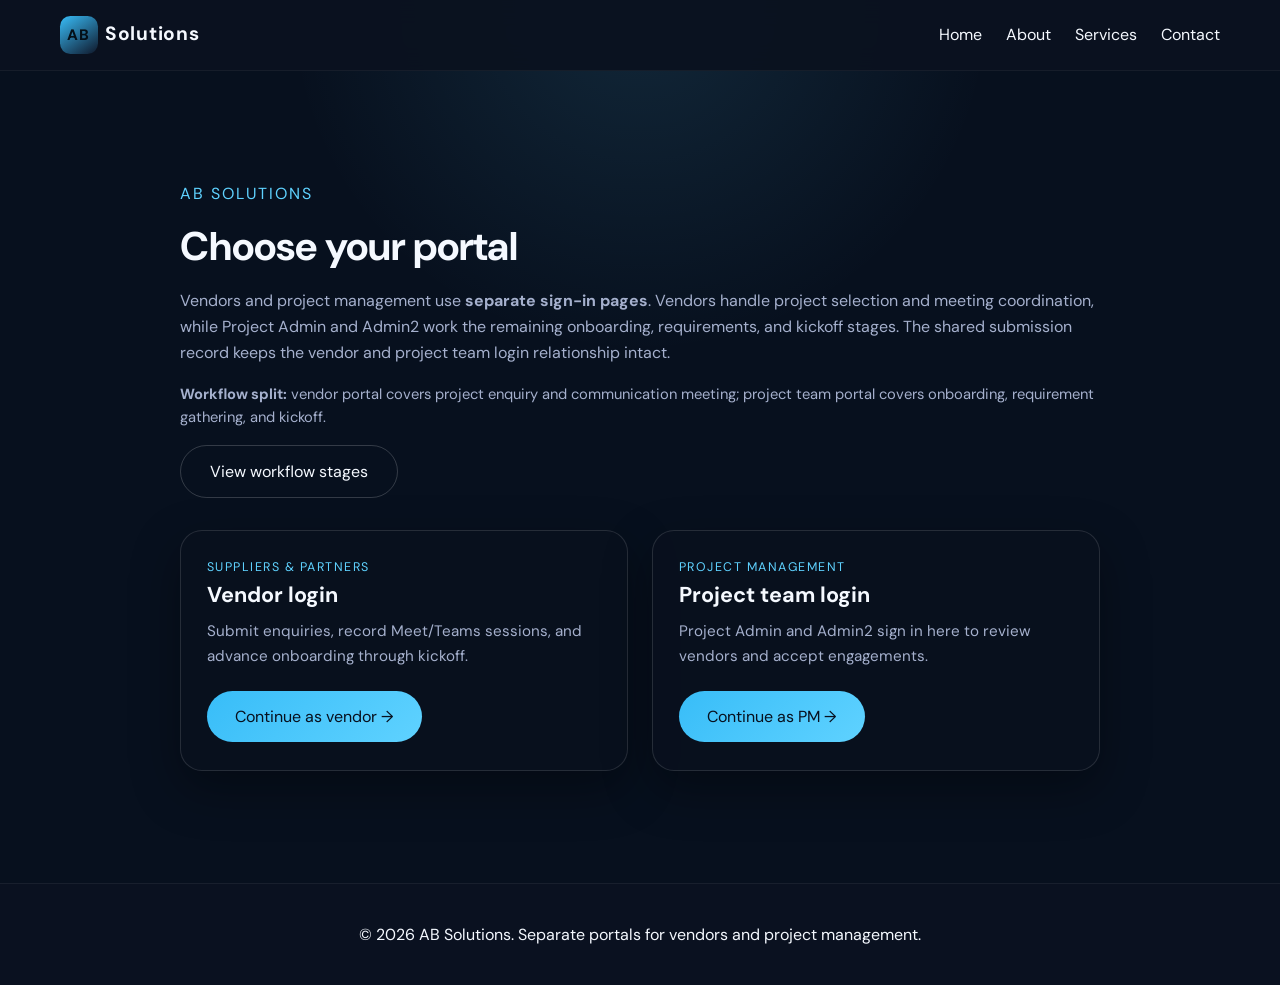
<file: entire_project/login.html>
<!DOCTYPE html>
<html lang="en">
<head>
  <meta charset="UTF-8" />
  <meta name="viewport" content="width=device-width, initial-scale=1.0" />
  <title>Login | AB Solutions</title>
  <link rel="preconnect" href="https://fonts.googleapis.com" />
  <link rel="preconnect" href="https://fonts.gstatic.com" crossorigin />
  <link href="https://fonts.googleapis.com/css2?family=DM+Sans:ital,opsz,wght@0,9..40,400;0,9..40,600;0,9..40,700&display=swap" rel="stylesheet" />
  <link rel="stylesheet" href="styles.css" />
</head>
<body class="page-login page-portal-hub">
  <header class="site-header">
    <div class="container header-inner">
      <a href="index.html" class="brand brand-lockup">
        <span class="brand-mark" aria-hidden="true">AB</span>
        <span class="brand-word">Solutions</span>
      </a>
      <button class="menu-toggle" id="menuToggle" type="button" aria-label="Toggle navigation">☰</button>
      <nav class="nav" id="mainNav">
        <a href="index.html#home">Home</a>
        <a href="index.html#about">About</a>
        <a href="index.html#services">Services</a>
        <a href="index.html#contact">Contact</a>
      </nav>
    </div>
  </header>

  <main>
    <section class="login-section">
      <div class="container portal-hub">
        <div class="portal-hub-intro">
          <p class="eyebrow">AB Solutions</p>
          <h1>Choose your portal</h1>
          <p class="muted">Vendors and project management use <strong>separate sign-in pages</strong>. Vendors handle project selection and meeting coordination, while Project Admin and Admin2 work the remaining onboarding, requirements, and kickoff stages. The shared submission record keeps the vendor and project team login relationship intact.</p>
          <p class="muted task-chain-inline"><strong>Workflow split:</strong> vendor portal covers project enquiry and communication meeting; project team portal covers onboarding, requirement gathering, and kickoff.</p>
          <button type="button" class="btn btn-ghost" id="workflowDialogOpen">View workflow stages</button>
          <dialog id="workflowDialog" class="workflow-dialog">
            <div class="dialog-header">
              <h3>Workflow stages</h3>
              <button type="button" class="dialog-close" data-close aria-label="Close dialog">×</button>
            </div>
            <div class="dialog-body">
              <p>All stages are connected to the vendor–project pairing and the shared login relationship.</p>
              <ol>
                <li>Vendor enquiry</li>
                <li>Vendor meeting &amp; notes (Google Meet or Microsoft Teams)</li>
                <li>Vendor onboarding</li>
                <li>Project onboarding</li>
                <li>Requirement gathering</li>
                <li>Project kickoff</li>
              </ol>
            </div>
            <div class="dialog-actions">
              <button type="button" class="btn btn-primary" data-close>Close</button>
            </div>
          </dialog>
        </div>
        <div class="portal-hub-cards">
          <a class="portal-hub-card" href="vendor-login.html">
            <span class="portal-hub-card-kicker">Suppliers &amp; partners</span>
            <h2>Vendor login</h2>
            <p>Submit enquiries, record Meet/Teams sessions, and advance onboarding through kickoff.</p>
            <span class="btn btn-primary portal-hub-fake-btn">Continue as vendor →</span>
          </a>
          <a class="portal-hub-card" href="pm-login.html">
            <span class="portal-hub-card-kicker">Project management</span>
            <h2>Project team login</h2>
            <p>Project Admin and Admin2 sign in here to review vendors and accept engagements.</p>
            <span class="btn btn-primary portal-hub-fake-btn">Continue as PM →</span>
          </a>
        </div>
      </div>
    </section>
  </main>

  <footer class="site-footer">
    <div class="container footer-inner">
      <p>© 2026 AB Solutions. Separate portals for vendors and project management.</p>
    </div>
  </footer>

  <script>
    document.getElementById("menuToggle")?.addEventListener("click", () => {
      document.getElementById("mainNav")?.classList.toggle("open");
    });
  </script>
  <script src="workflow-dialog.js"></script>
</body>
</html>
</file>
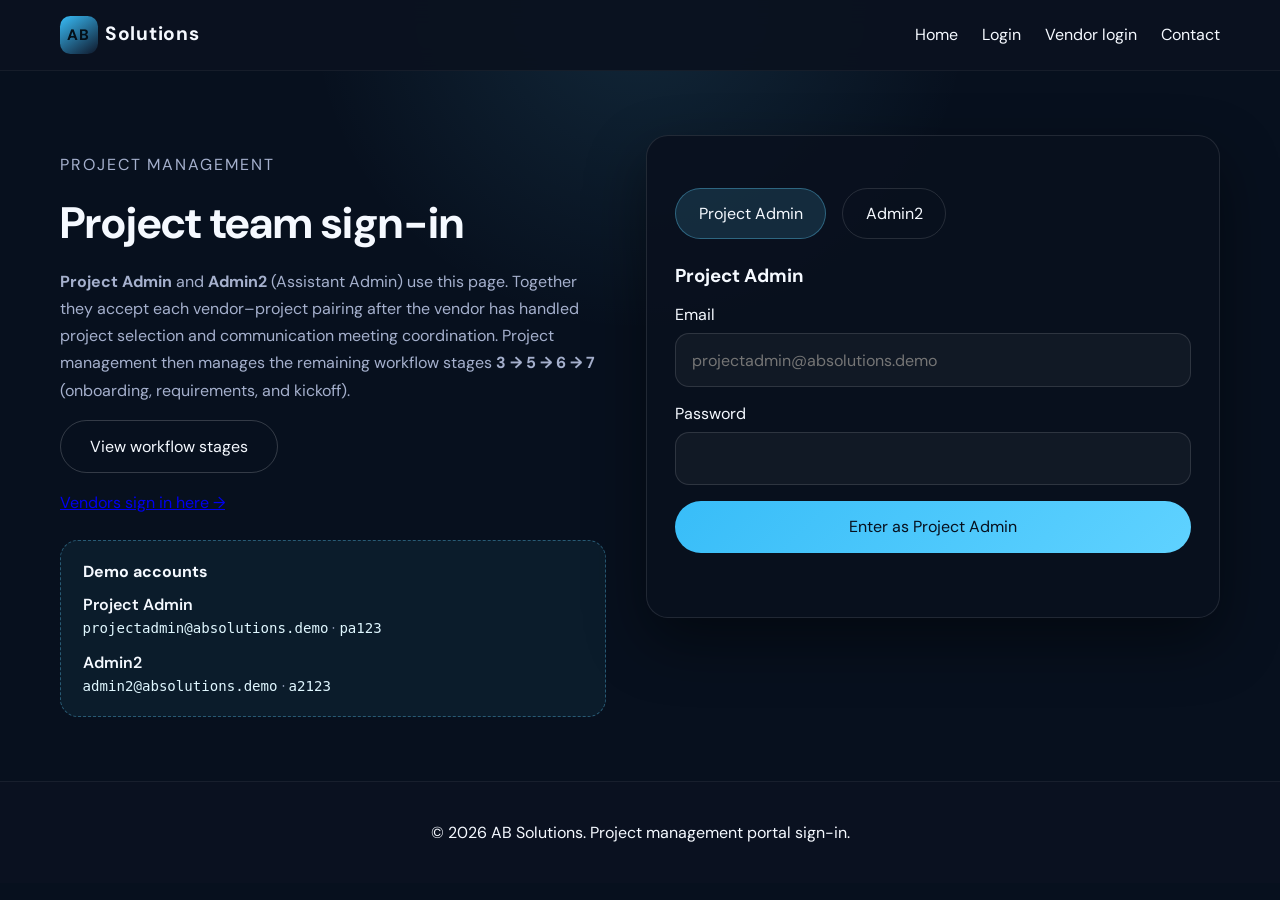
<file: entire_project/pm-login.html>
<!DOCTYPE html>
<html lang="en">
<head>
  <meta charset="UTF-8" />
  <meta name="viewport" content="width=device-width, initial-scale=1.0" />
  <title>Project management login | AB Solutions</title>
  <link rel="preconnect" href="https://fonts.googleapis.com" />
  <link rel="preconnect" href="https://fonts.gstatic.com" crossorigin />
  <link href="https://fonts.googleapis.com/css2?family=DM+Sans:ital,opsz,wght@0,9..40,400;0,9..40,600;0,9..40,700&display=swap" rel="stylesheet" />
  <link rel="stylesheet" href="styles.css" />
</head>
<body class="page-login page-pm-login">
  <header class="site-header">
    <div class="container header-inner">
      <a href="index.html" class="brand brand-lockup">
        <span class="brand-mark" aria-hidden="true">AB</span>
        <span class="brand-word">Solutions</span>
      </a>
      <button class="menu-toggle" id="menuToggle" type="button" aria-label="Toggle navigation">☰</button>
      <nav class="nav" id="mainNav">
        <a href="index.html#home">Home</a>
        <a href="login.html">Login</a>
        <a href="vendor-login.html">Vendor login</a>
        <a href="index.html#contact">Contact</a>
      </nav>
    </div>
  </header>

  <main>
    <section class="login-section">
      <div class="container login-wrap">
        <div class="login-intro">
          <p class="eyebrow">Project management</p>
          <h2>Project team sign-in</h2>
          <p class="muted"><strong>Project Admin</strong> and <strong>Admin2</strong> (Assistant Admin) use this page. Together they accept each vendor–project pairing after the vendor has handled project selection and communication meeting coordination. Project management then manages the remaining workflow stages <strong>3 → 5 → 6 → 7</strong> (onboarding, requirements, and kickoff).</p>
          <button type="button" class="btn btn-ghost" id="workflowDialogOpen">View workflow stages</button>
          <dialog id="workflowDialog" class="workflow-dialog">
            <div class="dialog-header">
              <h3>Workflow stages</h3>
              <button type="button" class="dialog-close" data-close aria-label="Close dialog">×</button>
            </div>
            <div class="dialog-body">
              <p>All stages are connected to the vendor–project pairing and the shared login relationship.</p>
              <ol>
                <li>Vendor enquiry</li>
                <li>Vendor meeting &amp; notes (Google Meet or Microsoft Teams)</li>
                <li>Vendor onboarding</li>
                <li>Project onboarding</li>
                <li>Requirement gathering</li>
                <li>Project kickoff</li>
              </ol>
            </div>
            <div class="dialog-actions">
              <button type="button" class="btn btn-primary" data-close>Close</button>
            </div>
          </dialog>
          <p class="muted"><a href="vendor-login.html">Vendors sign in here →</a></p>
          <div class="credential-panel" aria-label="Demo project management accounts">
            <h3 class="credential-title">Demo accounts</h3>
            <dl class="credential-list">
              <div><dt>Project Admin</dt><dd><code>projectadmin@absolutions.demo</code> · <code>pa123</code></dd></div>
              <div><dt>Admin2</dt><dd><code>admin2@absolutions.demo</code> · <code>a2123</code></dd></div>
            </dl>
          </div>
        </div>
        <div class="login-card">
          <div class="login-tabs" role="tablist">
            <button class="tab-button active" type="button" data-target="pmTabPa" role="tab" aria-selected="true">Project Admin</button>
            <button class="tab-button" type="button" data-target="pmTabA2" role="tab" aria-selected="false">Admin2</button>
          </div>
          <div class="tab-panels">
            <div class="tab-panel active" id="pmTabPa" role="tabpanel">
              <h3 class="panel-heading">Project Admin</h3>
              <form class="login-form" id="pmFormPa" data-role="projectAdmin">
                <label>Email<input name="email" type="email" autocomplete="username" placeholder="projectadmin@absolutions.demo" required /></label>
                <label>Password<input name="password" type="password" autocomplete="current-password" required /></label>
                <button type="submit" class="btn btn-primary">Enter as Project Admin</button>
              </form>
            </div>
            <div class="tab-panel" id="pmTabA2" role="tabpanel">
              <h3 class="panel-heading">Admin2 (Assistant Admin)</h3>
              <form class="login-form" id="pmFormA2" data-role="admin2">
                <label>Email<input name="email" type="email" autocomplete="username" placeholder="admin2@absolutions.demo" required /></label>
                <label>Password<input name="password" type="password" autocomplete="current-password" required /></label>
                <button type="submit" class="btn btn-primary">Enter as Admin2</button>
              </form>
            </div>
          </div>
          <p class="login-error" id="pmLoginError" role="alert"></p>
        </div>
      </div>
    </section>
  </main>

  <footer class="site-footer">
    <div class="container footer-inner">
      <p>© 2026 AB Solutions. Project management portal sign-in.</p>
    </div>
  </footer>

  <script src="auth-shared.js"></script>
  <script src="pm-login.js"></script>
  <script src="workflow-dialog.js"></script>
</body>
</html>
</file>
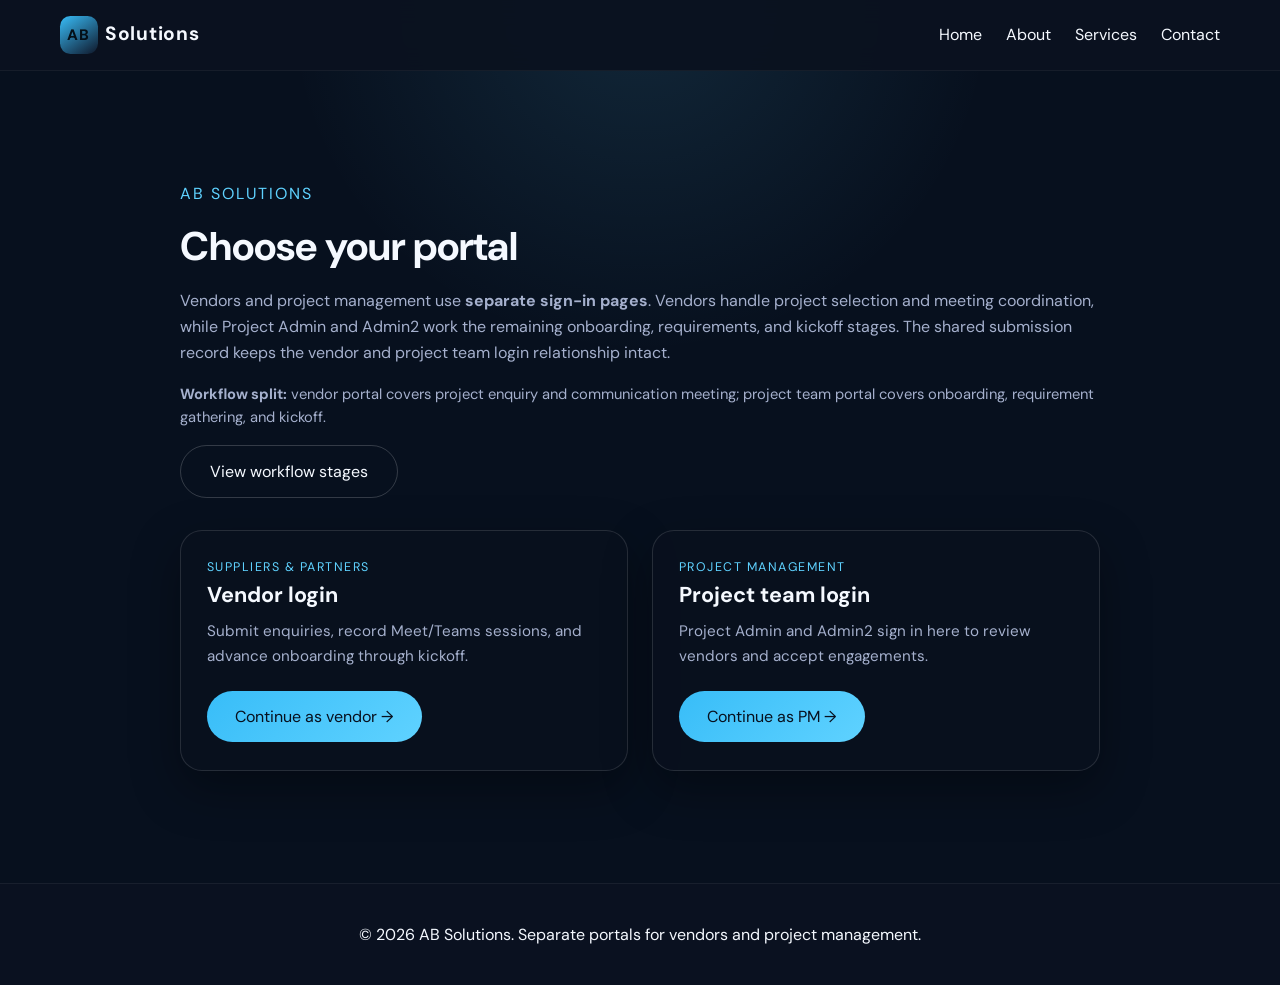
<file: entire_project/tasks.html>
<!DOCTYPE html>
<html lang="en">
<head>
  <meta charset="UTF-8" />
  <meta name="viewport" content="width=device-width, initial-scale=1.0" />
  <title>Workspace | AB Solutions</title>
  <link rel="preconnect" href="https://fonts.googleapis.com" />
  <link rel="preconnect" href="https://fonts.gstatic.com" crossorigin />
  <link href="https://fonts.googleapis.com/css2?family=DM+Sans:ital,opsz,wght@0,9..40,400;0,9..40,600;0,9..40,700&display=swap" rel="stylesheet" />
  <link rel="stylesheet" href="styles.css" />
</head>
<body class="page-tasks">
  <header class="site-header">
    <div class="container header-inner">
      <a href="index.html" class="brand brand-lockup">
        <span class="brand-mark" aria-hidden="true">AB</span>
        <span class="brand-word">Solutions</span>
      </a>
      <div class="header-meta">
        <span class="role-pill" id="rolePill">Role</span>
        <button type="button" class="btn btn-ghost btn-small" id="logoutBtn">Log out</button>
      </div>
      <button class="menu-toggle" id="menuToggle" type="button" aria-label="Toggle navigation">☰</button>
      <nav class="nav" id="mainNav">
        <a href="index.html#home">Marketing site</a>
        <a href="login.html">Login</a>
      </nav>
    </div>
  </header>

  <main class="portal-main">
    <div class="container portal-layout" id="portalRoot">
      <p class="portal-loading" id="portalLoading">Loading workspace…</p>
    </div>
  </main>

  <footer class="site-footer">
    <div class="container footer-inner">
      <p>© 2026 AB Solutions. Vendor, Project Admin, and Admin2 collaboration workspace.</p>
    </div>
  </footer>

  <script src="portal.js"></script>
</body>
</html>
</file>
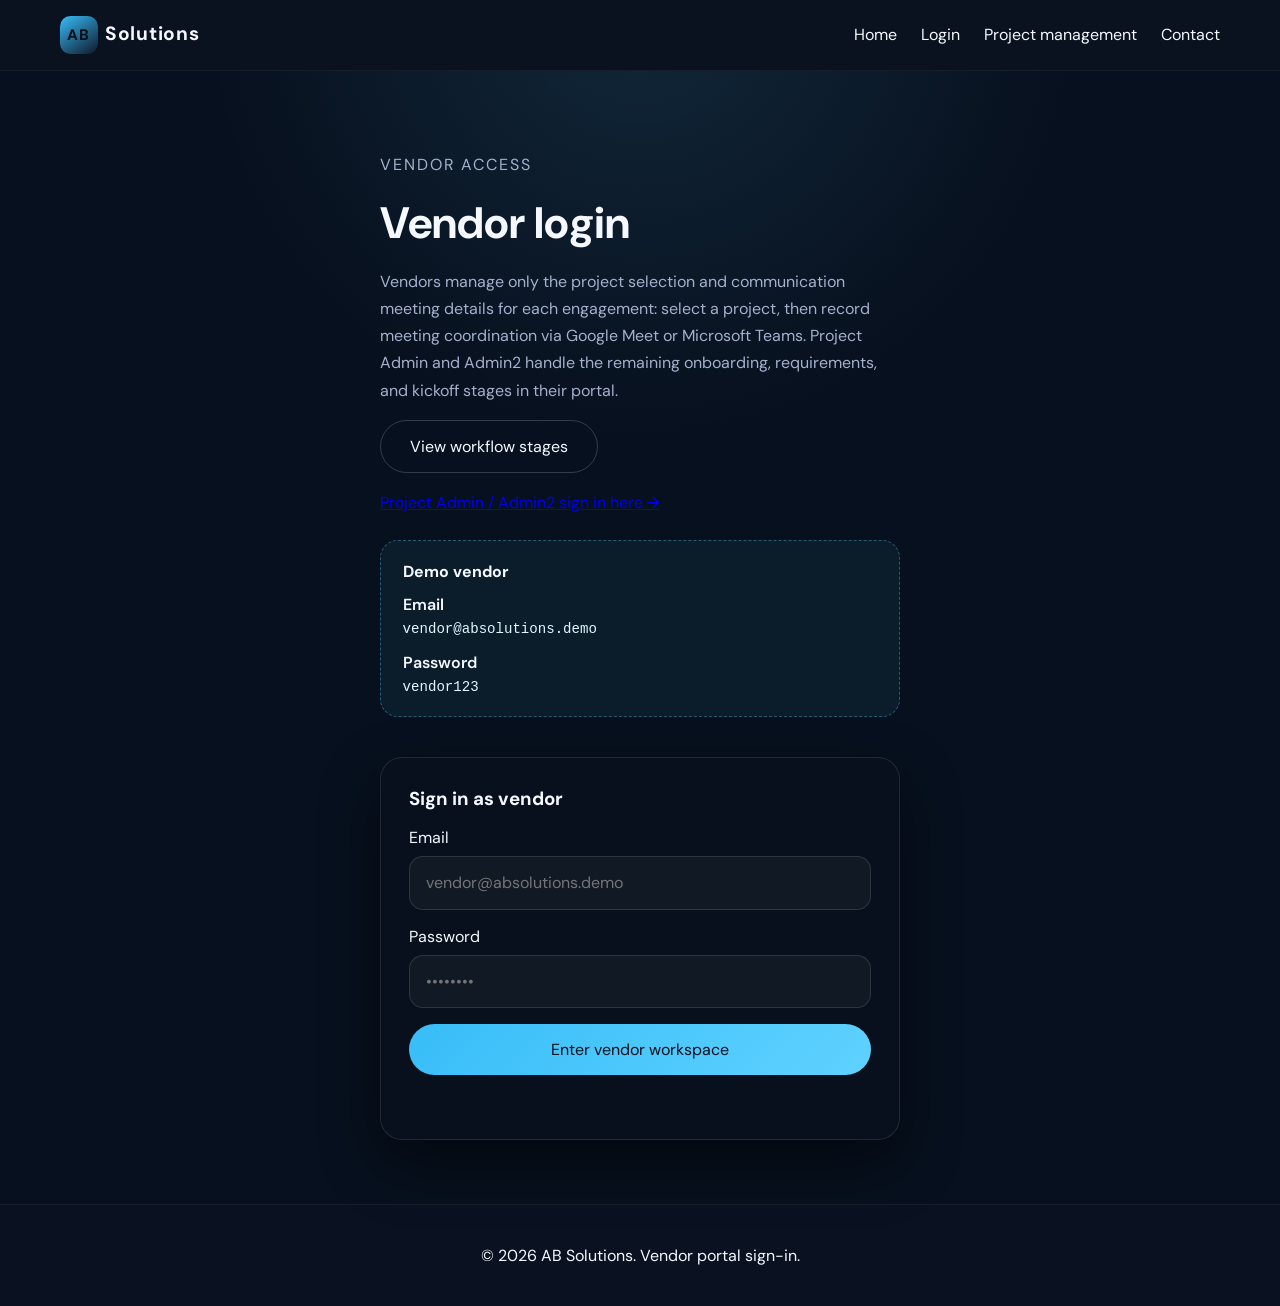
<file: entire_project/vendor-login.html>
<!DOCTYPE html>
<html lang="en">
<head>
  <meta charset="UTF-8" />
  <meta name="viewport" content="width=device-width, initial-scale=1.0" />
  <title>Vendor login | AB Solutions</title>
  <link rel="preconnect" href="https://fonts.googleapis.com" />
  <link rel="preconnect" href="https://fonts.gstatic.com" crossorigin />
  <link href="https://fonts.googleapis.com/css2?family=DM+Sans:ital,opsz,wght@0,9..40,400;0,9..40,600;0,9..40,700&display=swap" rel="stylesheet" />
  <link rel="stylesheet" href="styles.css" />
</head>
<body class="page-login page-vendor-login">
  <header class="site-header">
    <div class="container header-inner">
      <a href="index.html" class="brand brand-lockup">
        <span class="brand-mark" aria-hidden="true">AB</span>
        <span class="brand-word">Solutions</span>
      </a>
      <button class="menu-toggle" id="menuToggle" type="button" aria-label="Toggle navigation">☰</button>
      <nav class="nav" id="mainNav">
        <a href="index.html#home">Home</a>
        <a href="login.html">Login</a>
        <a href="pm-login.html">Project management</a>
        <a href="index.html#contact">Contact</a>
      </nav>
    </div>
  </header>

  <main>
    <section class="login-section">
      <div class="container login-wrap login-wrap-single">
        <div class="login-intro">
          <p class="eyebrow">Vendor access</p>
          <h2>Vendor login</h2>
          <p class="muted">Vendors manage only the project selection and communication meeting details for each engagement: select a project, then record meeting coordination via Google Meet or Microsoft Teams. Project Admin and Admin2 handle the remaining onboarding, requirements, and kickoff stages in their portal.</p>
          <button type="button" class="btn btn-ghost" id="workflowDialogOpen">View workflow stages</button>
          <dialog id="workflowDialog" class="workflow-dialog">
            <div class="dialog-header">
              <h3>Vendor workflow</h3>
              <button type="button" class="dialog-close" data-close aria-label="Close dialog">×</button>
            </div>
            <div class="dialog-body">
              <p>Vendor login covers the initial engagement stages. Project Admin and Admin2 continue with the rest of the workflow.</p>
              <ol>
                <li>Vendor enquiry / project selection</li>
                <li>Communication meeting &amp; notes (Google Meet or Microsoft Teams)</li>
              </ol>
            </div>
            <div class="dialog-actions">
              <button type="button" class="btn btn-primary" data-close>Close</button>
            </div>
          </dialog>
          <p class="muted"><a href="pm-login.html">Project Admin / Admin2 sign in here →</a></p>
          <div class="credential-panel" aria-label="Demo vendor account">
            <h3 class="credential-title">Demo vendor</h3>
            <dl class="credential-list">
              <div><dt>Email</dt><dd><code>vendor@absolutions.demo</code></dd></div>
              <div><dt>Password</dt><dd><code>vendor123</code></dd></div>
            </dl>
          </div>
        </div>
        <div class="login-card">
          <h3 class="panel-heading">Sign in as vendor</h3>
          <form class="login-form" id="vendorLoginForm">
            <label>Email<input name="email" type="email" autocomplete="username" placeholder="vendor@absolutions.demo" required /></label>
            <label>Password<input name="password" type="password" autocomplete="current-password" placeholder="••••••••" required /></label>
            <button type="submit" class="btn btn-primary">Enter vendor workspace</button>
          </form>
          <p class="login-error" id="loginError" role="alert"></p>
        </div>
      </div>
    </section>
  </main>

  <footer class="site-footer">
    <div class="container footer-inner">
      <p>© 2026 AB Solutions. Vendor portal sign-in.</p>
    </div>
  </footer>

  <script src="auth-shared.js"></script>
  <script src="vendor-login.js"></script>
  <script src="workflow-dialog.js"></script>
</body>
</html>
</file>
<file: entire_project/styles.css>
:root {
  --bg: #0b1220;
  --surface: #111a2b;
  --surface-alt: #16223f;
  --text: #f5f9ff;
  --muted: #a5b0cd;
  --accent: #5fd2ff;
  --accent-strong: #38bdf8;
  --border: rgba(255, 255, 255, 0.08);
}

* {
  box-sizing: border-box;
}

body {
  margin: 0;
  font-family: "DM Sans", system-ui, sans-serif;
  background: radial-gradient(circle at top, rgba(95, 210, 255, 0.12), transparent 30%), #07101e;
  color: var(--text);
  min-height: 100vh;
}

img {
  max-width: 100%;
  display: block;
  border-radius: 18px;
}

button,
input,
textarea {
  font: inherit;
}

.container {
  width: min(1160px, calc(100% - 2rem));
  margin: 0 auto;
}

.hidden-section {
  display: none !important;
}

.hero-image img {
  transition: transform 0.3s ease;
}

.hero-image:hover img {
  transform: scale(1.02) rotate(0.4deg);
}

.site-header {
  position: sticky;
  top: 0;
  background: rgba(11, 18, 32, 0.96);
  backdrop-filter: blur(12px);
  border-bottom: 1px solid rgba(255, 255, 255, 0.05);
  z-index: 50;
}

.header-inner {
  display: flex;
  align-items: center;
  justify-content: space-between;
  gap: 1rem;
  padding: 1rem 0;
}

.brand {
  color: var(--text);
  font-weight: 700;
  text-decoration: none;
  font-size: 1.2rem;
}

.nav {
  display: flex;
  align-items: center;
  gap: 1.5rem;
}

.nav a {
  color: var(--text);
  text-decoration: none;
  transition: color 0.2s ease;
}

.nav a:hover {
  color: var(--accent);
}

.menu-toggle {
  display: none;
  background: none;
  border: none;
  color: var(--text);
  font-size: 1.5rem;
}

.hero {
  padding: 5rem 0 3rem;
  transform-style: preserve-3d;
  transition: transform 0.25s ease;
}

.hero-grid {
  display: grid;
  grid-template-columns: 1.2fr 1fr;
  gap: 2rem;
  align-items: center;
}

.eyebrow {
  color: var(--accent);
  letter-spacing: 0.12em;
  text-transform: uppercase;
  margin-bottom: 1rem;
}

.hero-brand {
  position: relative;
  display: inline-flex;
  align-items: center;
  justify-content: center;
  margin-bottom: 1.5rem;
  width: fit-content;
}

.goo-blob {
  position: absolute;
  inset: -0.5rem -0.5rem 0 -0.5rem;
  width: 24rem;
  height: 9rem;
  border-radius: 60% 40% 70% 30% / 40% 60% 30% 70%;
  background: radial-gradient(circle at 25% 35%, rgba(95, 210, 255, 0.42), transparent 32%), radial-gradient(circle at 70% 60%, rgba(56, 189, 248, 0.24), transparent 35%);
  filter: blur(28px);
  z-index: -1;
  animation: gooMove 10s ease-in-out infinite alternate;
}

.brand-effect {
  margin: 0;
  font-size: clamp(3rem, 6vw, 5.5rem);
  letter-spacing: 0.12em;
  text-transform: uppercase;
  color: #e8fbff;
  text-shadow: 0 0 18px rgba(95, 210, 255, 0.5), 0 0 40px rgba(56, 189, 248, 0.24);
}

@keyframes gooMove {
  0% { transform: translate(0, 0) scale(1); }
  50% { transform: translate(12px, -8px) scale(1.05); }
  100% { transform: translate(-12px, 8px) scale(0.98); }
}

.hero-copy h1 {
  font-size: clamp(2.5rem, 5vw, 4rem);
  line-height: 1.05;
  margin: 0 0 1.5rem;
}

.hero-copy p {
  max-width: 34rem;
  line-height: 1.8;
  color: var(--muted);
  margin-bottom: 1.75rem;
}

.btn {
  display: inline-flex;
  align-items: center;
  justify-content: center;
  gap: 0.5rem;
  border: none;
  border-radius: 999px;
  padding: 0.95rem 1.8rem;
  cursor: pointer;
  color: var(--text);
  background: rgba(255, 255, 255, 0.08);
  transition: transform 0.2s ease, background 0.2s ease;
}

.btn:hover {
  transform: translateY(-1px);
  background: rgba(95, 210, 255, 0.18);
}

.btn-primary {
  background: linear-gradient(135deg, #38bdf8 0%, #5fd2ff 100%);
  color: #07101e;
}

.login-section,
.tasks-section,
.contact-section,
.images-section {
  padding: 4rem 0;
}

.login-section h2,
.tasks-section h2,
.contact-section h2 {
  margin: 0 0 0.75rem;
  font-size: clamp(2rem, 4vw, 2.75rem);
}

.login-tabs {
  display: flex;
  gap: 1rem;
  flex-wrap: wrap;
  margin: 1.5rem 0;
}

.tab-button {
  border: 1px solid rgba(255, 255, 255, 0.12);
  background: transparent;
  color: var(--text);
  padding: 0.9rem 1.4rem;
  border-radius: 999px;
  cursor: pointer;
}

.tab-button.active,
.tab-button:hover {
  background: rgba(95, 210, 255, 0.14);
  border-color: rgba(95, 210, 255, 0.35);
}

.tab-panel {
  display: none;
}

.tab-panel.active {
  display: block;
}

.login-form,
.contact-form {
  display: grid;
  gap: 1rem;
  margin-top: 1rem;
}

.login-form label,
.contact-form label {
  display: grid;
  gap: 0.5rem;
  color: var(--text);
}

.login-form input,
.contact-form input,
.contact-form textarea {
  width: 100%;
  border: 1px solid rgba(255, 255, 255, 0.12);
  border-radius: 14px;
  background: rgba(255, 255, 255, 0.04);
  color: var(--text);
  padding: 0.95rem 1rem;
}

.login-form input:focus,
.contact-form input:focus,
.contact-form textarea:focus {
  outline: 2px solid rgba(95, 210, 255, 0.45);
}

.services-section .container {
  position: relative;
  z-index: 1;
}

.section-header {
  max-width: 40rem;
  margin-bottom: 2rem;
}

.task-grid {
  display: grid;
  gap: 1.5rem;
  grid-template-columns: repeat(2, minmax(0, 1fr));
}

.task-card {
  background: rgba(255, 255, 255, 0.04);
  border: 1px solid rgba(255, 255, 255, 0.08);
  padding: 1.6rem;
  border-radius: 24px;
}

.task-card h3 {
  margin-top: 0;
}

.image-grid {
  display: grid;
  grid-template-columns: repeat(2, minmax(0, 1fr));
  gap: 1.5rem;
}

.image-card p {
  margin: 0.9rem 0 0;
  color: var(--muted);
}

.contact-grid {
  display: grid;
  grid-template-columns: 1fr 1fr;
  gap: 2rem;
}

.contact-info p {
  margin: 0.75rem 0;
}

.site-footer {
  padding: 1.5rem 0;
  border-top: 1px solid rgba(255, 255, 255, 0.06);
  background: rgba(11, 18, 32, 0.88);
}

.footer-inner {
  display: flex;
  justify-content: center;
}

@media (max-width: 760px) {
  .header-inner {
    flex-wrap: wrap;
  }

  .menu-toggle {
    display: block;
  }

  .nav {
    display: none;
    flex-direction: column;
    width: 100%;
    gap: 1rem;
    margin-top: 1rem;
    padding: 1rem 0;
    border-top: 1px solid rgba(255, 255, 255, 0.08);
  }

  .nav.open {
    display: flex;
  }

  .hero-copy h1 {
    font-size: clamp(2.2rem, 7vw, 3rem);
  }
}

.loader {
  position: fixed;
  inset: 0;
  z-index: 200;
  display: grid;
  place-items: center;
  background: radial-gradient(circle at 30% 20%, rgba(95, 210, 255, 0.2), transparent 45%), #050a12;
  transition: opacity 0.65s ease, visibility 0.65s ease;
}

.loader--done {
  opacity: 0;
  visibility: hidden;
  pointer-events: none;
}

.loader-inner {
  text-align: center;
  width: min(420px, 90vw);
}

.loader-logo {
  display: flex;
  flex-direction: column;
  align-items: center;
  gap: 0.35rem;
  margin-bottom: 1.75rem;
}

.loader-mark {
  font-size: clamp(3rem, 10vw, 4.5rem);
  font-weight: 800;
  letter-spacing: 0.28em;
  text-indent: 0.28em;
  background: linear-gradient(120deg, #e0f7ff, #5fd2ff);
  -webkit-background-clip: text;
  background-clip: text;
  color: transparent;
}

.loader-sub {
  font-size: 0.95rem;
  letter-spacing: 0.42em;
  text-transform: uppercase;
  color: var(--muted);
}

.loader-bar {
  height: 6px;
  border-radius: 999px;
  background: rgba(255, 255, 255, 0.08);
  overflow: hidden;
  margin-bottom: 1rem;
}

.loader-bar-fill {
  display: block;
  height: 100%;
  width: 0%;
  border-radius: inherit;
  background: linear-gradient(90deg, #38bdf8, #5fd2ff);
  transition: width 0.2s ease;
}

.loader-text {
  margin: 0;
  color: var(--muted);
  font-size: 0.95rem;
}

.brand-lockup {
  display: inline-flex;
  align-items: baseline;
  gap: 0.45rem;
}

.brand-mark {
  display: inline-grid;
  place-items: center;
  width: 2.35rem;
  height: 2.35rem;
  border-radius: 0.65rem;
  background: linear-gradient(145deg, #38bdf8, #0f172a);
  color: #041018;
  font-weight: 800;
  font-size: 0.95rem;
  letter-spacing: 0.06em;
}

.brand-word {
  font-weight: 700;
  letter-spacing: 0.04em;
}

.nav-highlight {
  padding: 0.45rem 1rem;
  border-radius: 999px;
  border: 1px solid rgba(95, 210, 255, 0.35);
  background: rgba(95, 210, 255, 0.08);
}

.hero-it {
  position: relative;
  overflow: hidden;
}

.hero-bg {
  position: absolute;
  inset: -20%;
  z-index: 0;
  background:
    url("https://images.unsplash.com/photo-1550751827-4bd374c3f58b?auto=format&fit=crop&w=1600&q=70") center/cover no-repeat,
    radial-gradient(circle at 20% 20%, rgba(95, 210, 255, 0.25), transparent 40%),
    #0a1628;
  opacity: 0.35;
  filter: saturate(1.1);
  transform: scale(1.05);
}

.hero-spotlight {
  position: absolute;
  inset: 0;
  z-index: 1;
  pointer-events: none;
  background: radial-gradient(
    circle min(72vw, 520px) at var(--spot-x, 50%) var(--spot-y, 42%),
    rgba(95, 210, 255, 0.22),
    rgba(56, 189, 248, 0.06) 38%,
    transparent 62%
  );
  mix-blend-mode: screen;
  opacity: 0.9;
}

.hero-it .container {
  position: relative;
  z-index: 2;
}

.hero-lead {
  max-width: 38rem;
  line-height: 1.75;
  color: var(--muted);
  margin: 0 0 1.5rem;
}

.hero-actions {
  display: flex;
  flex-wrap: wrap;
  gap: 0.75rem;
  margin-bottom: 1rem;
}

.hero-actions a.btn {
  transition: transform 0.2s ease;
  will-change: transform;
}

.btn-ghost {
  background: transparent;
  border: 1px solid rgba(255, 255, 255, 0.18);
}

.btn-small {
  padding: 0.55rem 1.1rem;
  font-size: 0.9rem;
}

.workflow-dialog {
  width: min(520px, 90vw);
  border: none;
  border-radius: 1.2rem;
  background: rgba(9, 18, 35, 0.98);
  box-shadow: 0 32px 90px rgba(0, 0, 0, 0.45);
  color: var(--text);
  padding: 0;
  min-height: 220px;
  max-height: 85vh;
  overflow: hidden;
}

.workflow-dialog::backdrop {
  background: rgba(0, 0, 0, 0.75);
}

.dialog-header,
.dialog-actions {
  display: flex;
  align-items: center;
  justify-content: space-between;
  gap: 1rem;
  padding: 1.3rem 1.5rem 0.85rem;
  color: var(--text);
}

.dialog-header h3 {
  margin: 0;
  font-size: 1.3rem;
  color: var(--text);
}

.dialog-close {
  border: none;
  background: transparent;
  color: var(--text);
  font-size: 1.5rem;
  line-height: 1;
  cursor: pointer;
}

.dialog-body {
  padding: 0 1.5rem 1.5rem;
  color: var(--text);
  line-height: 1.75;
}

.dialog-body p,
.dialog-body ol,
.dialog-body li {
  color: var(--text);
}

.dialog-body ol {
  margin: 1rem 0 0;
  padding-left: 1.2rem;
}

.dialog-body li {
  margin-bottom: 0.65rem;
}

.dialog-actions {
  padding: 0 1.5rem 1.5rem;
}

.hero-hint {
  font-size: 0.85rem;
  color: var(--muted);
  margin: 0;
}

.hero-panel {
  display: grid;
  gap: 1.25rem;
}

.about-section,
.services-section,
.gallery-section {
  position: relative;
  padding: 4.5rem 0;
}

.section-bg {
  position: absolute;
  inset: 0;
  opacity: 0.22;
  pointer-events: none;
}

.section-bg-1 {
  background: url("https://images.unsplash.com/photo-1518770660439-4636190af475?auto=format&fit=crop&w=1400&q=70") center/cover no-repeat;
  mask-image: linear-gradient(90deg, transparent, #000 18%, #000 82%, transparent);
}

.section-bg-2 {
  background: url("https://images.unsplash.com/photo-1522071820081-009f0129c71c?auto=format&fit=crop&w=1400&q=70") center/cover no-repeat;
  mask-image: linear-gradient(180deg, transparent, #000 25%, #000 75%, transparent);
}

.about-grid {
  position: relative;
  z-index: 1;
  display: grid;
  grid-template-columns: 1.2fr 0.8fr;
  gap: 2.5rem;
  align-items: start;
}

.about-grid h2 {
  margin-top: 0;
  font-size: clamp(1.9rem, 4vw, 2.6rem);
}

.about-stats {
  display: grid;
  gap: 1rem;
}

.stat-card {
  padding: 1.25rem 1.35rem;
  border-radius: 18px;
  border: 1px solid rgba(255, 255, 255, 0.08);
  background: rgba(255, 255, 255, 0.04);
}

.stat-card strong {
  display: block;
  font-size: 1.35rem;
  margin-bottom: 0.35rem;
}

.stat-card span {
  color: var(--muted);
  font-size: 0.95rem;
}

.services-grid {
  display: grid;
  grid-template-columns: repeat(3, minmax(0, 1fr));
  gap: 1.25rem;
}

.service-card {
  padding: 1.5rem;
  border-radius: 20px;
  border: 1px solid rgba(255, 255, 255, 0.08);
  background: rgba(8, 14, 26, 0.65);
}

.service-card h3 {
  margin-top: 0;
}

.gallery-scroll {
  display: grid;
  grid-template-columns: repeat(3, minmax(0, 1fr));
  gap: 1rem;
}

.gallery-item {
  margin: 0;
  border-radius: 18px;
  overflow: hidden;
  border: 1px solid rgba(255, 255, 255, 0.08);
}

.form-note {
  margin: 0.5rem 0 0;
  font-size: 0.9rem;
  color: var(--accent);
}

.login-wrap {
  display: grid;
  grid-template-columns: 1fr 1.05fr;
  gap: 2.5rem;
  align-items: start;
}

.login-intro p {
  color: var(--muted);
  line-height: 1.7;
}

.credential-panel {
  margin-top: 1.5rem;
  padding: 1.25rem 1.35rem;
  border-radius: 18px;
  border: 1px dashed rgba(95, 210, 255, 0.35);
  background: rgba(95, 210, 255, 0.06);
}

.credential-title {
  margin: 0 0 0.75rem;
  font-size: 1rem;
}

.credential-list {
  margin: 0;
  display: grid;
  gap: 0.85rem;
}

.credential-list dt {
  font-weight: 600;
  margin-bottom: 0.2rem;
}

.credential-list dd {
  margin: 0;
  color: var(--muted);
  font-size: 0.92rem;
}

.credential-list code {
  color: #e0f7ff;
  font-size: 0.88rem;
}

.login-card {
  padding: 1.75rem;
  border-radius: 22px;
  border: 1px solid rgba(255, 255, 255, 0.1);
  background: rgba(10, 16, 30, 0.88);
  box-shadow: 0 24px 60px rgba(0, 0, 0, 0.45);
}

.panel-heading {
  margin: 0 0 0.75rem;
}

.login-error {
  margin: 1rem 0 0;
  color: #fca5a5;
  min-height: 1.25rem;
}

.page-tasks .header-inner {
  flex-wrap: wrap;
}

.header-meta {
  display: flex;
  align-items: center;
  gap: 0.75rem;
  margin-left: auto;
}

.role-pill {
  font-size: 0.78rem;
  letter-spacing: 0.08em;
  text-transform: uppercase;
  padding: 0.35rem 0.75rem;
  border-radius: 999px;
  border: 1px solid rgba(95, 210, 255, 0.35);
  color: var(--accent);
}

.portal-main {
  padding: 2.5rem 0 4rem;
}

.portal-layout {
  min-height: 40vh;
}

.portal-loading {
  color: var(--muted);
}

.portal-grid {
  display: grid;
  grid-template-columns: repeat(2, minmax(0, 1fr));
  gap: 1.5rem;
}

.portal-card {
  padding: 1.5rem 1.6rem;
  border-radius: 20px;
  border: 1px solid rgba(255, 255, 255, 0.08);
  background: rgba(255, 255, 255, 0.03);
}

.portal-card.span-2 {
  grid-column: span 2;
}

.portal-card h2 {
  margin-top: 0;
}

.muted {
  color: var(--muted);
  line-height: 1.65;
}

.small {
  font-size: 0.85rem;
}

.warn {
  color: #fecaca;
}

.portal-form {
  display: grid;
  gap: 1rem;
  margin-top: 1rem;
}

.portal-form label,
.inline-task-form label {
  display: grid;
  gap: 0.45rem;
  font-size: 0.95rem;
}

.portal-form select,
.portal-form input,
.portal-form textarea,
.inline-task-form select,
.inline-task-form input,
.inline-task-form textarea {
  width: 100%;
  border: 1px solid rgba(255, 255, 255, 0.12);
  border-radius: 14px;
  background: rgba(255, 255, 255, 0.04);
  color: var(--text);
  padding: 0.85rem 0.95rem;
}

.check {
  display: flex !important;
  align-items: center;
  gap: 0.55rem;
}

.table-wrap {
  overflow-x: auto;
  margin-top: 1rem;
}

.data-table {
  width: 100%;
  border-collapse: collapse;
  font-size: 0.92rem;
}

.data-table th,
.data-table td {
  text-align: left;
  padding: 0.75rem 0.65rem;
  border-bottom: 1px solid rgba(255, 255, 255, 0.06);
  vertical-align: top;
}

.data-table th {
  color: var(--muted);
  font-weight: 600;
  font-size: 0.78rem;
  text-transform: uppercase;
  letter-spacing: 0.06em;
}

.status-chip {
  display: inline-flex;
  padding: 0.25rem 0.65rem;
  border-radius: 999px;
  font-size: 0.78rem;
  border: 1px solid rgba(255, 255, 255, 0.12);
}

.status-pending {
  border-color: rgba(251, 191, 36, 0.45);
  color: #fde68a;
}

.status-partial {
  border-color: rgba(56, 189, 248, 0.45);
  color: #bae6fd;
}

.status-accepted_both {
  border-color: rgba(52, 211, 153, 0.45);
  color: #bbf7d0;
}

.status-rejected {
  border-color: rgba(248, 113, 113, 0.45);
  color: #fecaca;
}

.actions {
  white-space: nowrap;
}

.engagement-block {
  margin-top: 1.25rem;
  padding: 1.25rem;
  border-radius: 18px;
  border: 1px solid rgba(255, 255, 255, 0.08);
  background: rgba(5, 10, 20, 0.55);
}

.engagement-head {
  display: flex;
  align-items: center;
  justify-content: space-between;
  gap: 1rem;
  margin-bottom: 0.75rem;
}

.engagement-head h3 {
  margin: 0;
}

.task-stack {
  display: grid;
  gap: 0.65rem;
}

.task-details {
  border-radius: 14px;
  border: 1px solid rgba(255, 255, 255, 0.08);
  background: rgba(255, 255, 255, 0.03);
  padding: 0.15rem 0.85rem 0.85rem;
}

.task-details summary {
  cursor: pointer;
  list-style: none;
  display: flex;
  flex-wrap: wrap;
  align-items: baseline;
  gap: 0.5rem 1rem;
  padding: 0.75rem 0;
  font-weight: 600;
}

.task-details summary::-webkit-details-marker {
  display: none;
}

.task-order {
  color: var(--accent);
  font-variant-numeric: tabular-nums;
}

.task-meta {
  margin-left: auto;
  font-weight: 500;
  font-size: 0.82rem;
  color: var(--muted);
}

.task-body {
  padding-bottom: 0.25rem;
}

.pre-block {
  margin: 0;
  padding: 0.85rem;
  border-radius: 12px;
  background: rgba(0, 0, 0, 0.35);
  border: 1px solid rgba(255, 255, 255, 0.06);
  color: #dbeafe;
  font-size: 0.85rem;
  white-space: pre-wrap;
}

.inline-task-form {
  display: grid;
  gap: 0.85rem;
  margin-top: 0.75rem;
}

.task-ref-list {
  margin: 0.5rem 0 0;
  padding-left: 1.2rem;
  color: var(--muted);
  line-height: 1.7;
}

@media (max-width: 900px) {
  .hero-grid,
  .contact-grid,
  .image-grid,
  .task-grid,
  .about-grid,
  .services-grid,
  .gallery-scroll,
  .login-wrap,
  .portal-grid {
    grid-template-columns: 1fr;
  }

  .hero {
    padding-top: 3rem;
  }

  .portal-card.span-2 {
    grid-column: auto;
  }

  .header-meta {
    width: 100%;
    justify-content: flex-start;
    order: 3;
  }
}

.pipeline-ribbon {
  display: flex;
  flex-wrap: wrap;
  align-items: center;
  gap: 0.15rem 0;
  margin: 0.75rem 0 0.25rem;
}

.pipeline-step-wrap {
  display: flex;
  align-items: center;
  flex: 0 0 auto;
}

.pipeline-step {
  display: grid;
  gap: 0.15rem;
  min-width: 5.2rem;
  max-width: 7.5rem;
  padding: 0.45rem 0.55rem;
  border-radius: 12px;
  border: 1px solid rgba(255, 255, 255, 0.12);
  background: rgba(0, 0, 0, 0.25);
  text-align: center;
}

.pipeline-num {
  font-size: 0.72rem;
  font-weight: 700;
  color: var(--accent);
  letter-spacing: 0.04em;
}

.pipeline-label {
  font-size: 0.68rem;
  line-height: 1.2;
  color: var(--text);
}

.pipeline-state {
  font-size: 0.65rem;
  color: var(--muted);
  text-transform: uppercase;
  letter-spacing: 0.04em;
}

.pipeline-step--done {
  border-color: rgba(52, 211, 153, 0.45);
  background: rgba(16, 185, 129, 0.1);
}

.pipeline-step--current {
  border-color: rgba(95, 210, 255, 0.55);
  background: rgba(95, 210, 255, 0.12);
  box-shadow: 0 0 0 1px rgba(95, 210, 255, 0.15);
}

.pipeline-step--locked {
  opacity: 0.72;
}

.pipeline-conn {
  display: flex;
  align-items: center;
  padding: 0 0.15rem;
}

.pipeline-conn-line {
  display: block;
  width: 1rem;
  height: 2px;
  border-radius: 2px;
  background: linear-gradient(90deg, rgba(95, 210, 255, 0.1), rgba(95, 210, 255, 0.45), rgba(95, 210, 255, 0.1));
}

.pipeline-legend {
  margin: 0 0 1.25rem;
  font-size: 0.88rem;
  line-height: 1.55;
}

.task-feed {
  margin: 0.35rem 0 0.75rem;
  font-size: 0.88rem;
  line-height: 1.55;
}

.task-feed strong {
  color: #e0f2fe;
}

.inline-error {
  margin: 0 0 0.5rem;
  padding: 0.5rem 0.65rem;
  border-radius: 10px;
  background: rgba(248, 113, 113, 0.12);
  border: 1px solid rgba(248, 113, 113, 0.35);
  color: #fecaca;
  font-size: 0.88rem;
}

.inline-error:empty {
  display: none;
}

.req {
  color: var(--accent);
  font-weight: 600;
}

.portal-hub {
  max-width: 920px;
  margin: 0 auto;
  padding: 2rem 0 3rem;
}

.portal-hub-intro h1 {
  margin: 0.35rem 0 1rem;
  font-size: clamp(1.85rem, 4vw, 2.5rem);
}

.task-chain-inline {
  font-size: 0.92rem;
  line-height: 1.6;
}

.portal-hub-cards {
  display: grid;
  grid-template-columns: repeat(2, minmax(0, 1fr));
  gap: 1.5rem;
  margin-top: 2rem;
}

.portal-hub-card {
  display: block;
  text-decoration: none;
  color: inherit;
  padding: 1.75rem 1.6rem;
  border-radius: 22px;
  border: 1px solid rgba(255, 255, 255, 0.12);
  background: rgba(10, 16, 30, 0.75);
  box-shadow: 0 18px 48px rgba(0, 0, 0, 0.35);
  transition: transform 0.2s ease, border-color 0.2s ease, box-shadow 0.2s ease;
}

.portal-hub-card:hover {
  transform: translateY(-3px);
  border-color: rgba(95, 210, 255, 0.35);
  box-shadow: 0 22px 56px rgba(0, 0, 0, 0.45);
}

.portal-hub-card-kicker {
  display: block;
  font-size: 0.78rem;
  letter-spacing: 0.12em;
  text-transform: uppercase;
  color: var(--accent);
  margin-bottom: 0.35rem;
}

.portal-hub-card h2 {
  margin: 0 0 0.65rem;
  font-size: 1.35rem;
}

.portal-hub-card p {
  margin: 0;
  color: var(--muted);
  line-height: 1.65;
  font-size: 0.95rem;
}

.portal-hub-fake-btn {
  margin-top: 1.35rem;
}

.login-wrap-single {
  grid-template-columns: 1fr;
  max-width: 520px;
  margin: 0 auto;
}

.page-vendor-login .login-wrap-single .login-intro,
.page-pm-login .login-wrap .login-intro {
  max-width: 40rem;
}

@media (max-width: 760px) {
  .portal-hub-cards {
    grid-template-columns: 1fr;
  }
}
</file>
